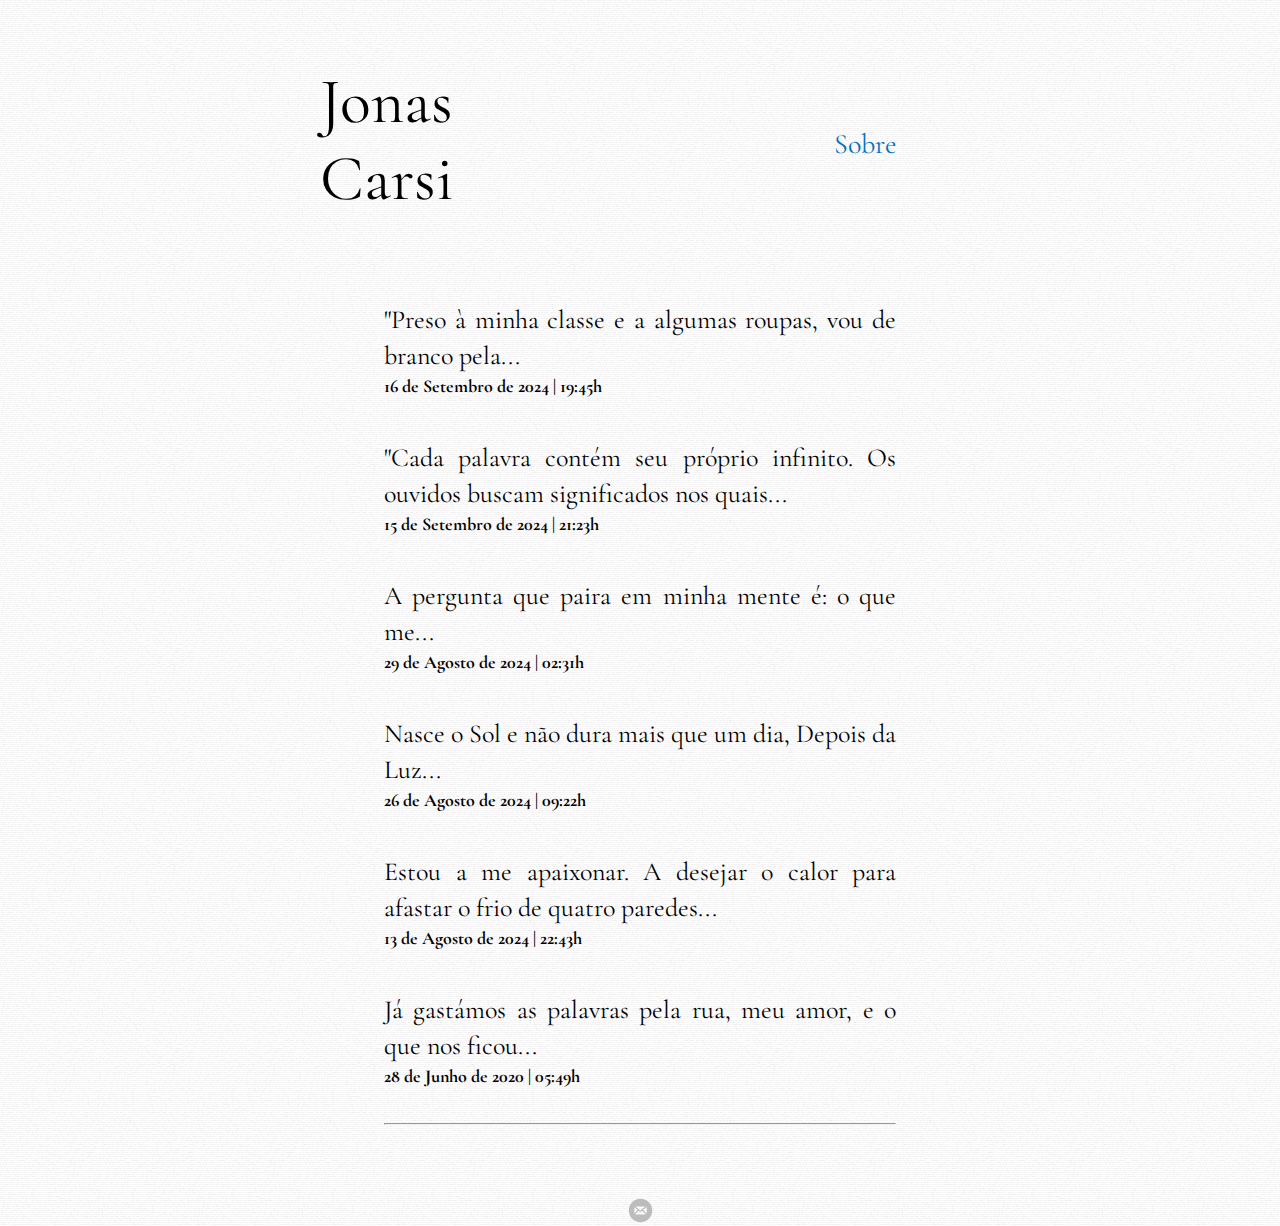
<file: index.html>
<!DOCTYPE html>

<html lang="pt-br">

<head>
	<meta name="viewport" content="width=device-width, initial-scale=1.0">

	<link href="css/normalize.css" rel="stylesheet">
	<link href="css/style.css" rel="stylesheet">
	<script src="https://ajax.googleapis.com/ajax/libs/jquery/3.1.1/jquery.min.js"></script>
	
	<link rel="preconnect" href="https://fonts.googleapis.com">
	<link rel="preconnect" href="https://fonts.gstatic.com" crossorigin>
	<link href="https://fonts.googleapis.com/css2?family=Cormorant+Garamond&display=swap" rel="stylesheet">
	
	<meta charset="UTF-8">
	<title>Jonas Carsi</title>
	<link rel="shortcut icon" type="image/png" href="images/favicon.png"/>
	<meta name="description" content="Site pessoal de Jonas Carsi">
	<meta name="keywords" content="Literatura, Vida, Filosofia, Política">
	<meta name="author" content="Jonas Carsi">
	
	<body>
	
		<script>
			$(document).ready(function () {
				$('img').on('dragstart', function () {
					return false;
				});
			});
		</script>




	<div class="header">
		<div class="logo">
			<a href="index.html"><p>Jonas</p>
			<p>Carsi</p></a>
		</div>
		<div class="menu">
			<ul>
			<li><a href="pages/Sobre.html"><p>Sobre</p></a></li>
					
			</ul>
		</div>
	</div>
	
	<article>
		
		<div class="posts">

			<div class="post">
				<div class="title_article"><a href="pages/PresoAMinhaClasseEAAlgumasRoupasVouDeBrancoPela.html"><p>"Preso à minha classe e a algumas roupas, vou de branco pela...</p></a></div>
				<div class="date_article"><p>16 de Setembro de 2024 | 19:45h</p></div>
			</div>


			<div class="post">
				<div class="title_article"><a href="pages/CadaPalavraContemSeuPróprioInfinito.html"><p>"Cada palavra contém seu próprio infinito. Os ouvidos buscam significados nos quais...</p></a></div>
				<div class="date_article"><p>15 de Setembro de 2024 | 21:23h</p></div>
			</div>


            <div class="post">
				<div class="title_article"><a href="pages/APerguntaQuePairaEmMinhaMenteEOQueMe.html"><p>A pergunta que paira em minha mente é: o que me...</p></a></div>
				<div class="date_article"><p>29 de Agosto de 2024 | 02:31h</p></div>
			</div>


			<div class="post">
				<div class="title_article"><a href="pages/NasceOSolENaoDuraMaisQueUmDia.html"><p>Nasce o Sol e não dura mais que um dia, Depois da Luz...</p></a></div>
				<div class="date_article"><p>26 de Agosto de 2024 | 09:22h</p></div>
			</div>
            
            
            <div class="post">
				<div class="title_article"><a href="pages/EstouAMeApaixonar.html"><p>Estou a me apaixonar. A desejar o calor para afastar o frio de quatro paredes...</p></a></div>
				<div class="date_article"><p>13 de Agosto de 2024 | 22:43h</p></div>
			</div>
            

			<div class="post">
				<div class="title_article"><a href="pages/JaGastamosAspalavras.html"><p>Já gastámos as palavras pela rua, meu amor, e o que nos ficou...</p></a></div>
				<div class="date_article"><p>28 de Junho de 2020 | 05:49h</p></div>
			</div>



			</div>
			<hr>
		</article>



		<footer>
			<div class="social">
				<li><a href="mailto:jscarvalho13@gmail.com"><img src="images/buttons/mail1.png" onmouseover="this.src='images/buttons/mail2.png'" onmouseout="this.src='images/buttons/mail1.png'" alt="email"></a></li>
			</div>
		</footer>	
		
	</body>

</html>
</file>
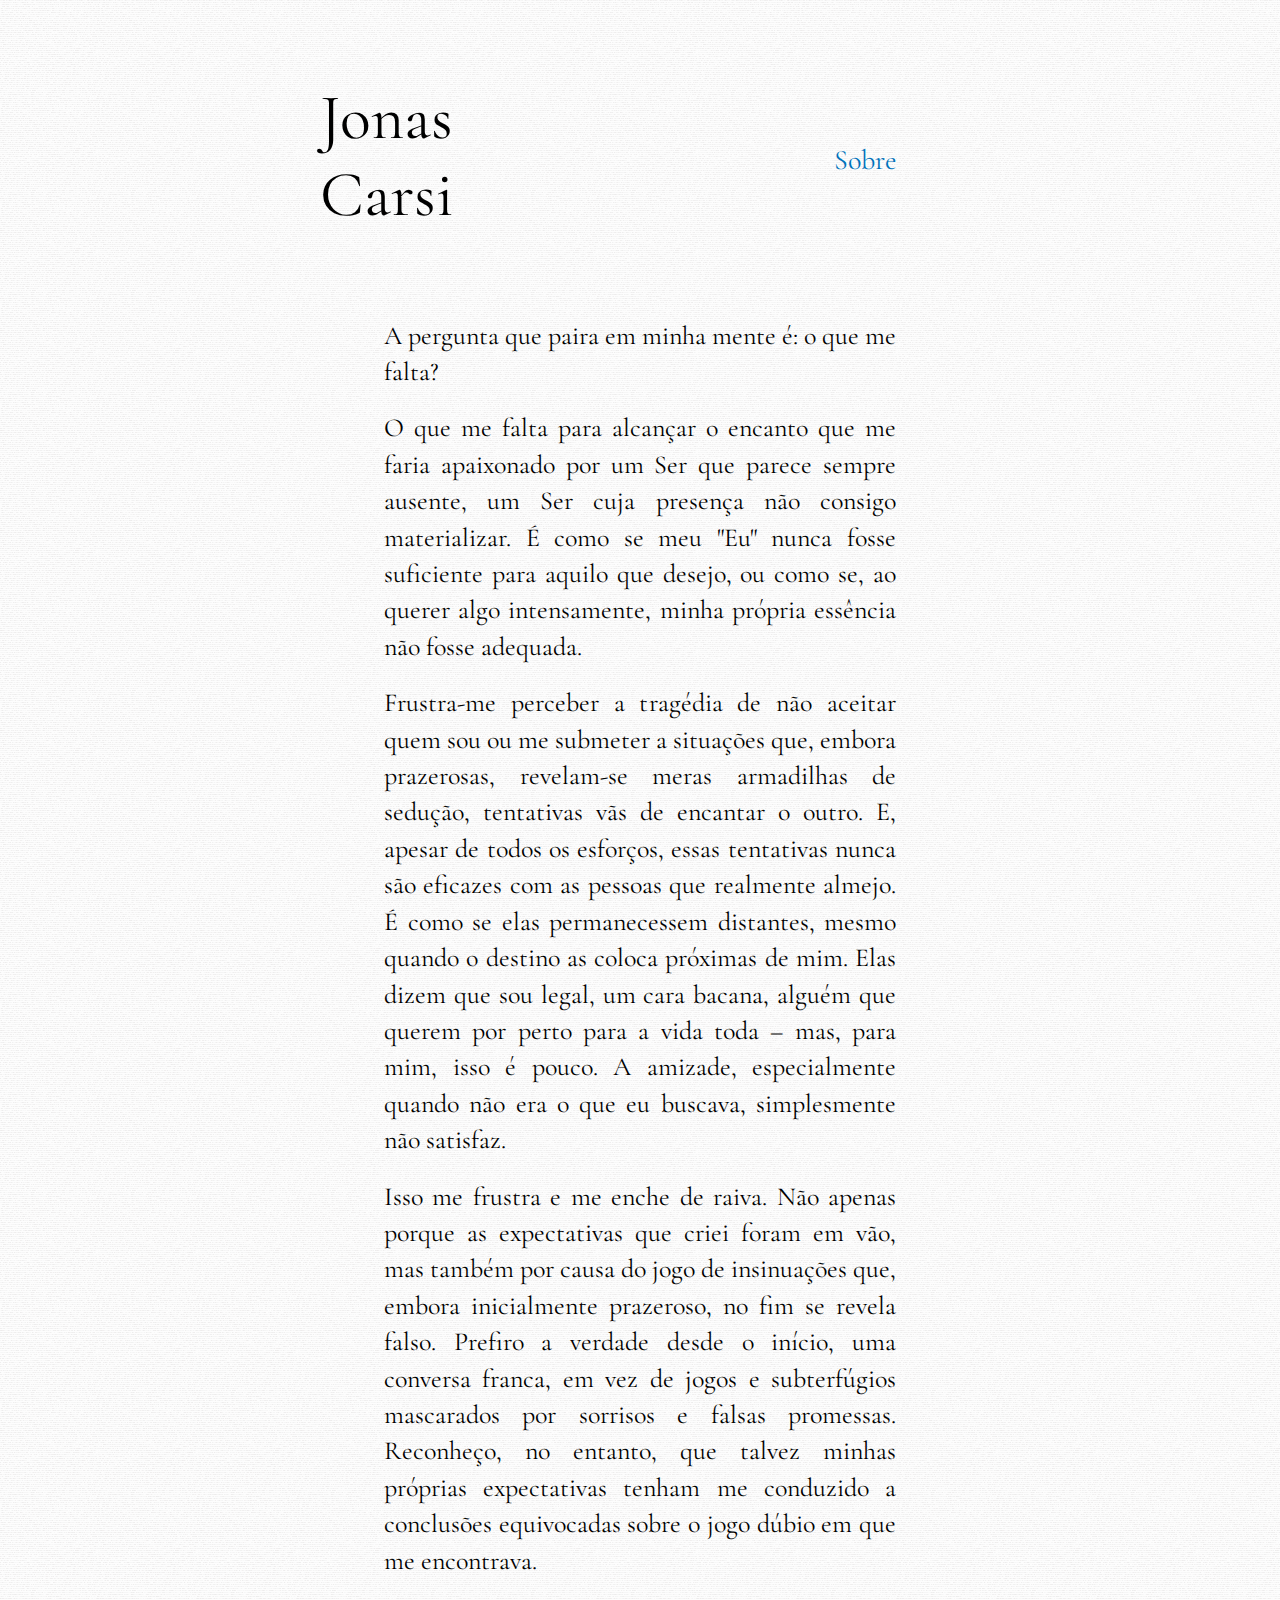
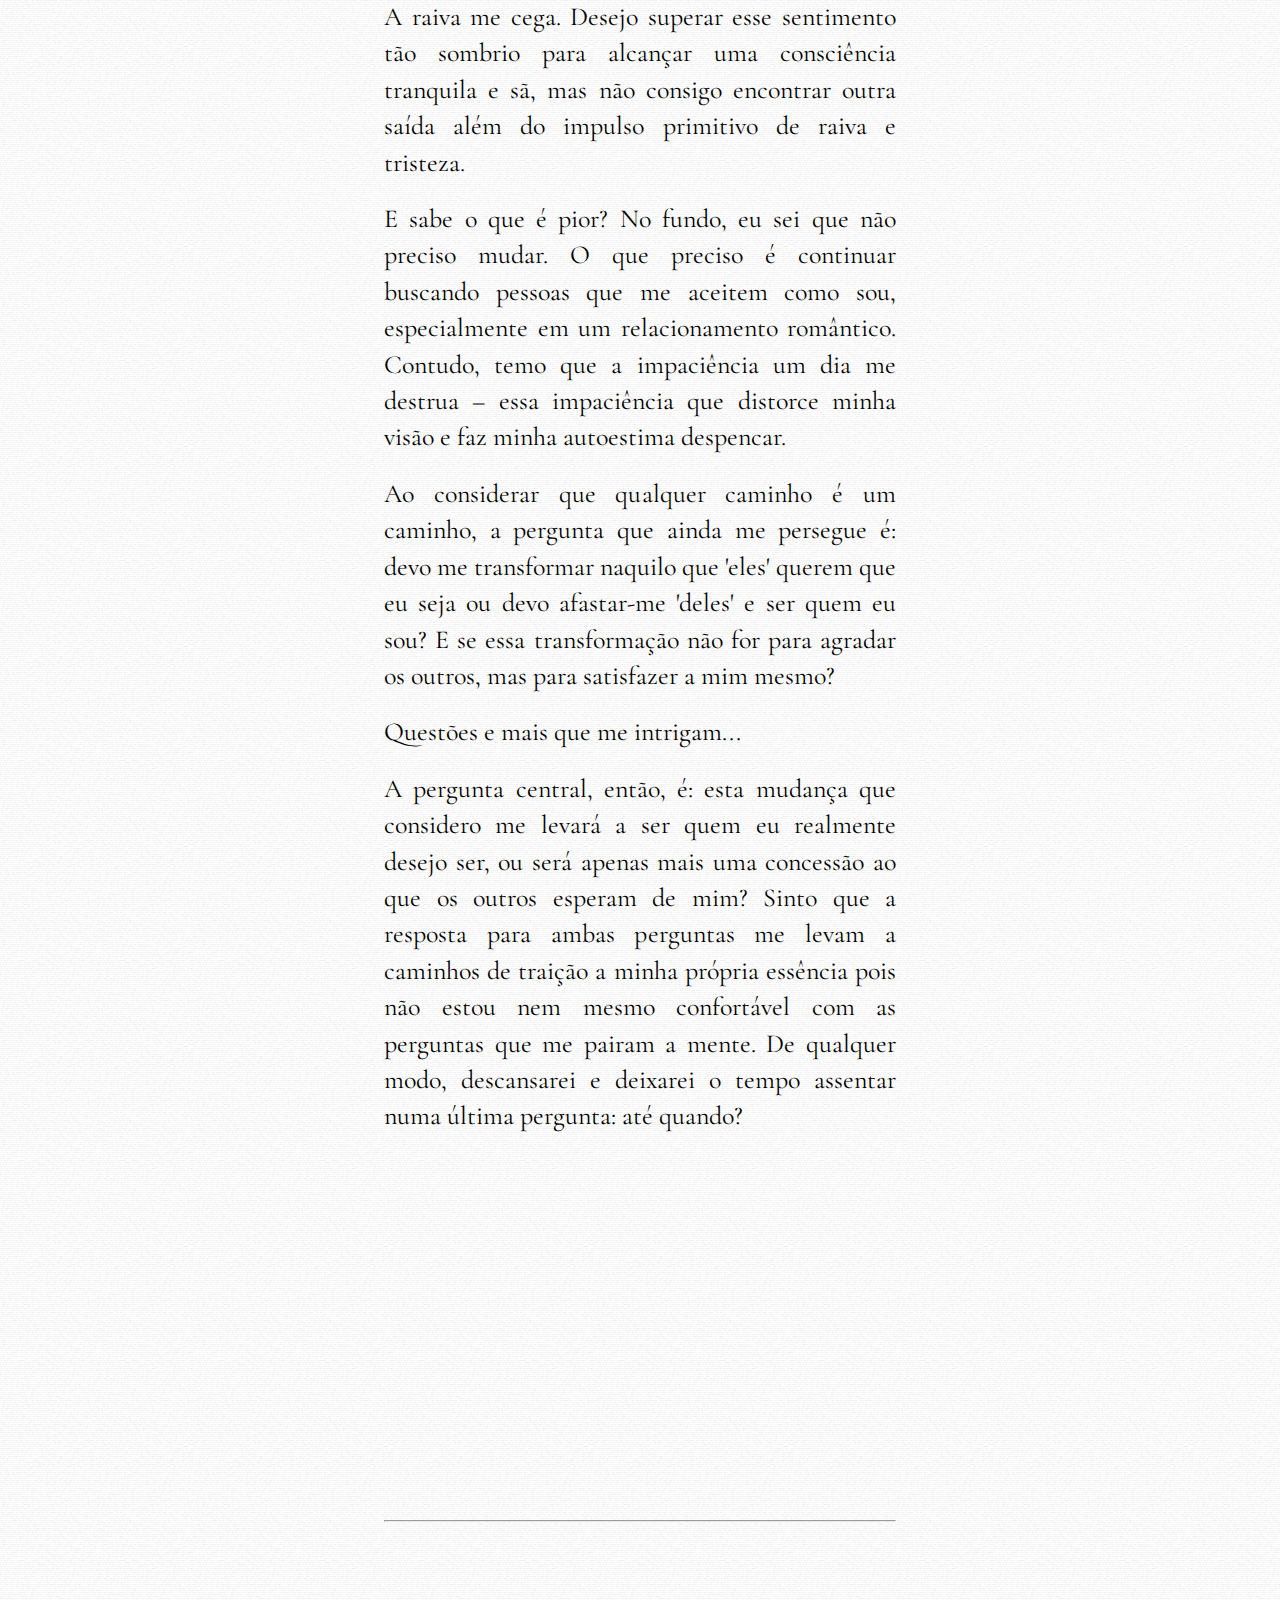
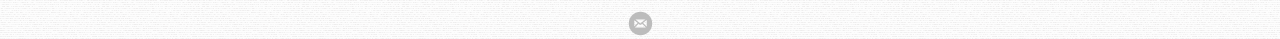
<file: pages/APerguntaQuePairaEmMinhaMenteEOQueMe.html>
<!DOCTYPE html>

<html lang="pt-br">

<head>
	<meta name="viewport" content="width=device-width, initial-scale=1.0">

	<link href="../css/normalize.css" rel="stylesheet">
	<link href="../css/style.css" rel="stylesheet">
	<script src="https://ajax.googleapis.com/ajax/libs/jquery/3.1.1/jquery.min.js"></script>
	
	<link rel="preconnect" href="https://fonts.googleapis.com">
	<link rel="preconnect" href="https://fonts.gstatic.com" crossorigin>
	<link href="https://fonts.googleapis.com/css2?family=Cormorant+Garamond&display=swap" rel="stylesheet">
	
	<meta charset="UTF-8">
	<title>Jonas Carsi</title>
	<link rel="shortcut icon" type="image/png" href="../images/favicon.png"/>
	<meta name="description" content="Site pessoal de Jonas Carsi">
	<meta name="keywords" content="Literatura, Vida, Filosofia, Política">
	<meta name="author" content="Jonas Carsi">
	
	<body>
	
		<script>
			$(document).ready(function () {
				$('img').on('dragstart', function () {
					return false;
				});
			});
		</script>


​	
​	
		<div class="header">
			<div class="logo">
				<a href="../index.html"><p>Jonas</p>
				<p>Carsi</p></a>
			</div>
			<div class="menu">
				<ul>
				<li><a href="Sobre.html"><p>Sobre</p></a></li>
						
				</ul>
			</div>
		</div>
		
		<article>
			
			<div class="posts">
				<div class="title_article"><p>A pergunta que paira em minha mente é: o que me falta?</div></p>
				
				<div class="title_article"><p>O que me falta para alcançar o encanto que me faria apaixonado por um Ser que parece sempre ausente, um Ser cuja presença não consigo materializar. É como se meu "Eu" nunca fosse suficiente para aquilo que desejo, ou como se, ao querer algo intensamente, minha própria essência não fosse adequada.</div></p>
	
				<div class="title_article"><p>Frustra-me perceber a tragédia de não aceitar quem sou ou me submeter a situações que, embora prazerosas, revelam-se meras armadilhas de sedução, tentativas vãs de encantar o outro. E, apesar de todos os esforços, essas tentativas nunca são eficazes com as pessoas que realmente almejo. É como se elas permanecessem distantes, mesmo quando o destino as coloca próximas de mim. Elas dizem que sou legal, um cara bacana, alguém que querem por perto para a vida toda – mas, para mim, isso é pouco. A amizade, especialmente quando não era o que eu buscava, simplesmente não satisfaz.</div></p>

				<div class="title_article"><p>Isso me frustra e me enche de raiva. Não apenas porque as expectativas que criei foram em vão, mas também por causa do jogo de insinuações que, embora inicialmente prazeroso, no fim se revela falso. Prefiro a verdade desde o início, uma conversa franca, em vez de jogos e subterfúgios mascarados por sorrisos e falsas promessas. Reconheço, no entanto, que talvez minhas próprias expectativas tenham me conduzido a conclusões equivocadas sobre o jogo dúbio em que me encontrava.</div></p>

				<div class="title_article"><p>A raiva me cega. Desejo superar esse sentimento tão sombrio para alcançar uma consciência tranquila e sã, mas não consigo encontrar outra saída além do impulso primitivo de raiva e tristeza.</div></p>

				<div class="title_article"><p>E sabe o que é pior? No fundo, eu sei que não preciso mudar. O que preciso é continuar buscando pessoas que me aceitem como sou, especialmente em um relacionamento romântico. Contudo, temo que a impaciência um dia me destrua – essa impaciência que distorce minha visão e faz minha autoestima despencar.</div></p>

				<div class="title_article"><p>Ao considerar que qualquer caminho é um caminho, a pergunta que ainda me persegue é: devo me transformar naquilo que 'eles' querem que eu seja ou devo afastar-me 'deles' e ser quem eu sou? E se essa transformação não for para agradar os outros, mas para satisfazer a mim mesmo?</div></p>

				<div class="title_article"><p>Questões e mais que me intrigam... </div></p>

				<div class="title_article"><p>A pergunta central, então, é: esta mudança que considero me levará a ser quem eu realmente desejo ser, ou será apenas mais uma concessão ao que os outros esperam de mim? Sinto que a resposta para ambas perguntas me levam a caminhos de traição a minha própria essência pois não estou nem mesmo confortável com as perguntas que me pairam a mente. De qualquer modo, descansarei e deixarei o tempo assentar numa última pergunta: até quando?</div></p>
				<br><br>
				<iframe width="560" height="315" src="https://www.youtube.com/embed/V_VKZlRbkRA?si=xoBx9mUa3R1XrPGf&amp;controls=0" title="YouTube video player" frameborder="0" allow="accelerometer; autoplay; clipboard-write; encrypted-media; gyroscope; picture-in-picture; web-share" referrerpolicy="strict-origin-when-cross-origin" allowfullscreen></iframe>
			
			</div>
			<hr>
		</article>


​	
​	
		<footer>
			<div class="social">
				<li><a href="mailto:jscarvalho13@gmail.com"><img src="../images/buttons/mail1.png" onmouseover="this.src='images/buttons/mail2.png'" onmouseout="this.src='images/buttons/mail1.png'" alt="email"></a></li>
			</div>
		</footer>	
		
	</body>

</html>
</file>
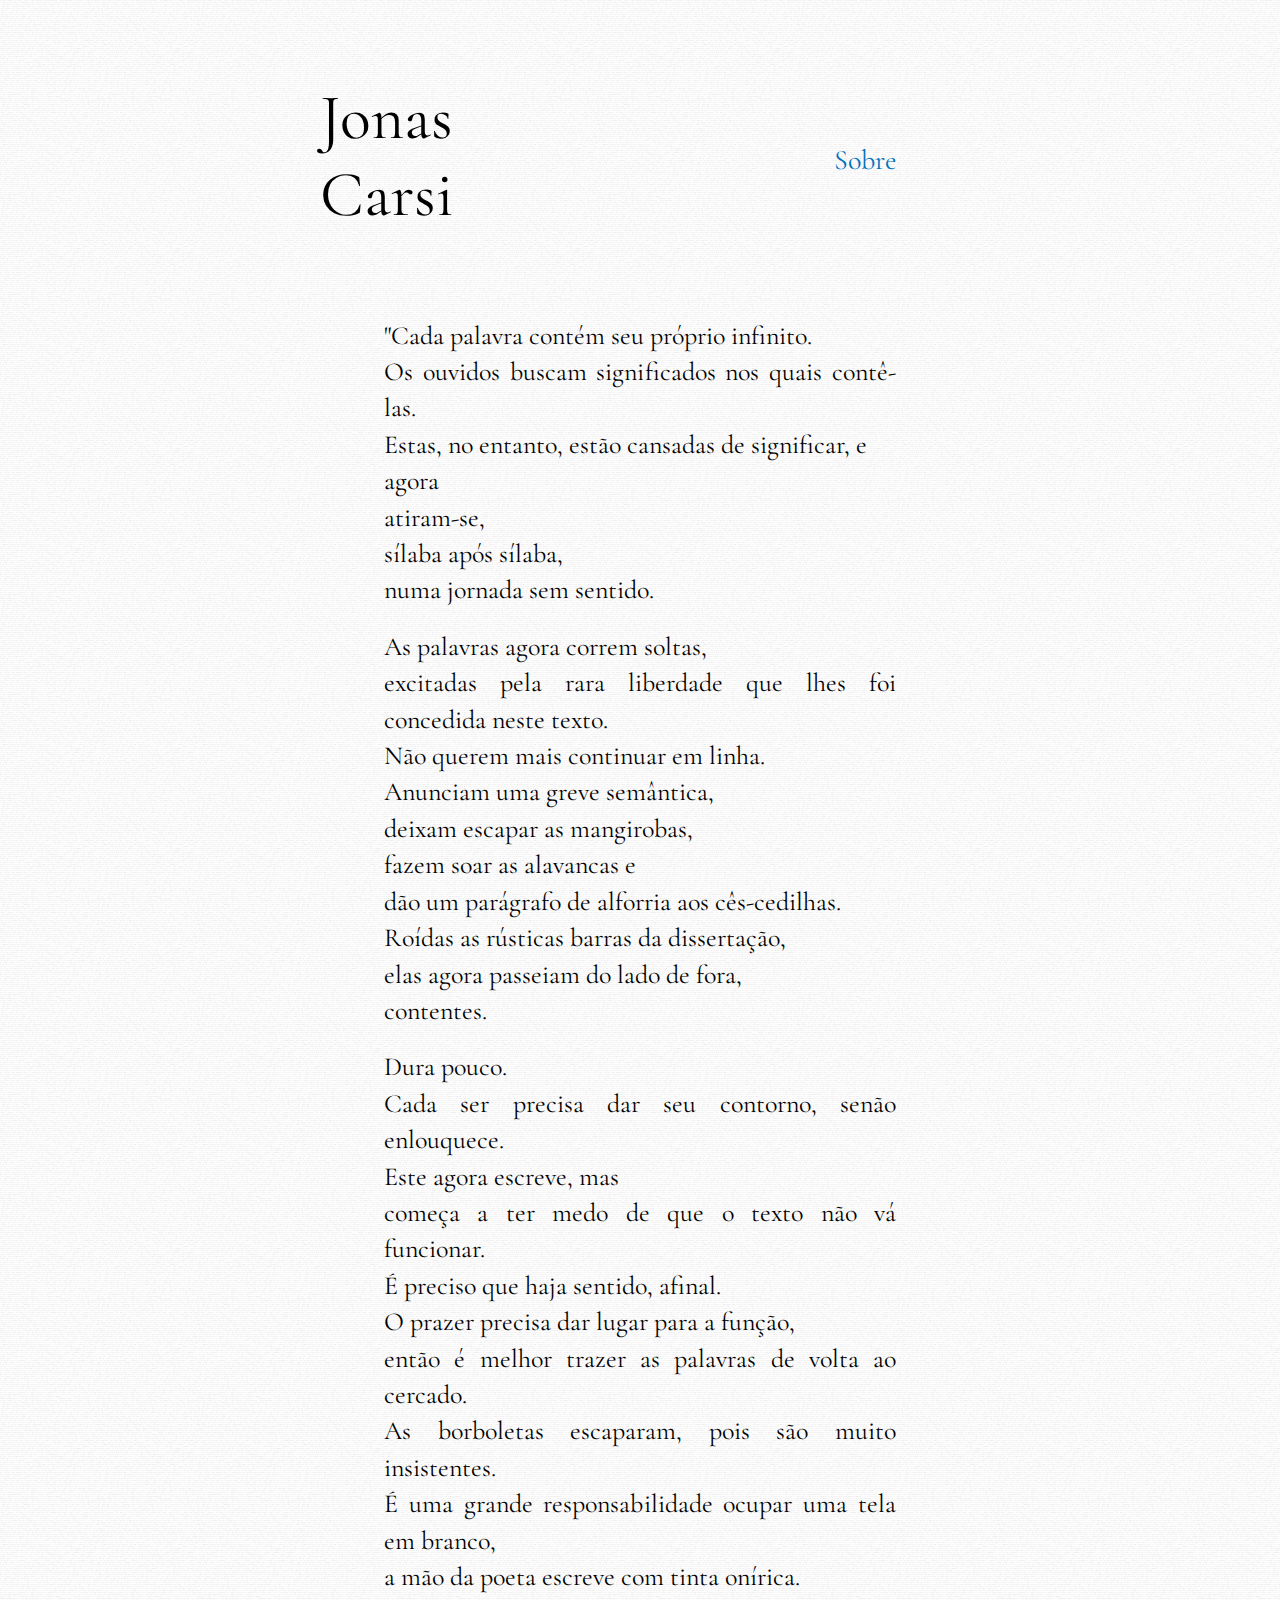
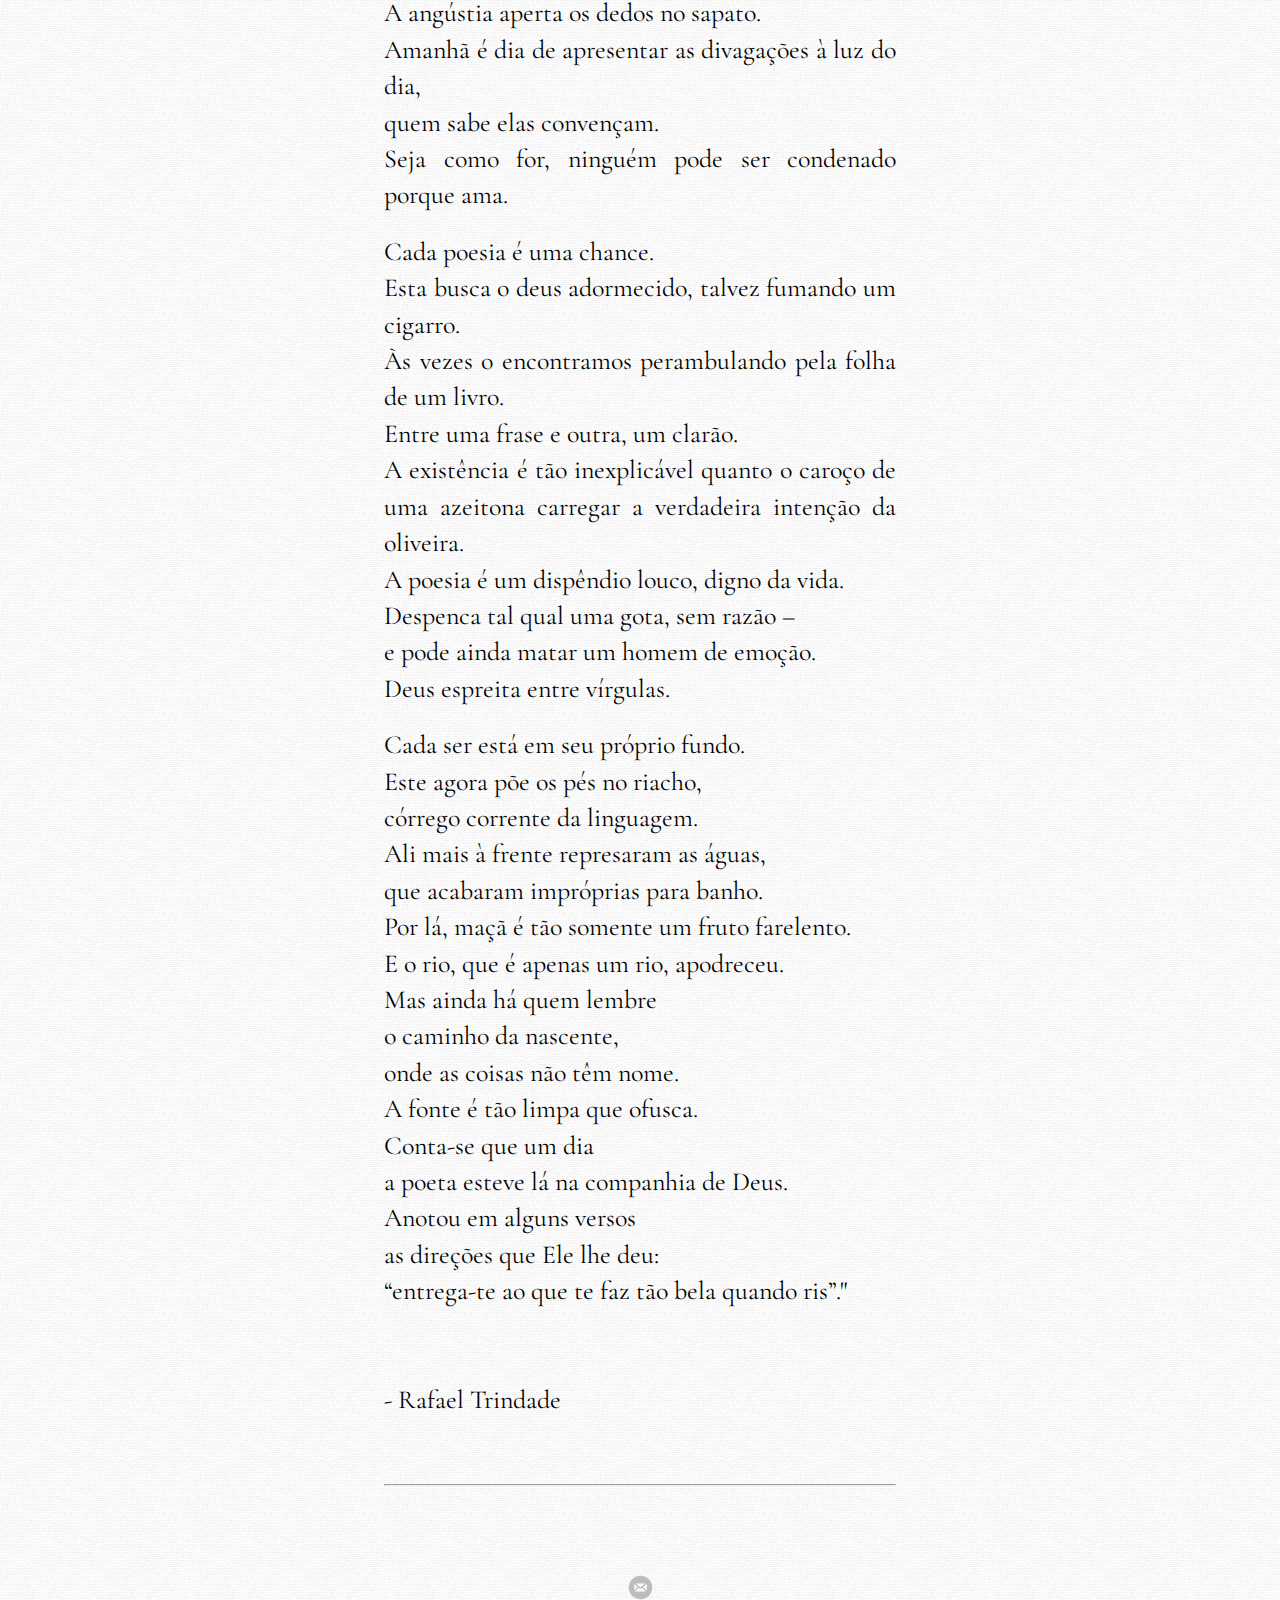
<file: pages/CadaPalavraContemSeuPróprioInfinito.html>
<!DOCTYPE html>

<html lang="pt-br">

<head>
	<meta name="viewport" content="width=device-width, initial-scale=1.0">

	<link href="../css/normalize.css" rel="stylesheet">
	<link href="../css/style.css" rel="stylesheet">
	<script src="https://ajax.googleapis.com/ajax/libs/jquery/3.1.1/jquery.min.js"></script>
	
	<link rel="preconnect" href="https://fonts.googleapis.com">
	<link rel="preconnect" href="https://fonts.gstatic.com" crossorigin>
	<link href="https://fonts.googleapis.com/css2?family=Cormorant+Garamond&display=swap" rel="stylesheet">
	
	<meta charset="UTF-8">
	<title>Jonas Carsi</title>
	<link rel="shortcut icon" type="image/png" href="../images/favicon.png"/>
	<meta name="description" content="Site pessoal de Jonas Carsi">
	<meta name="keywords" content="Literatura, Vida, Filosofia, Política">
	<meta name="author" content="Jonas Carsi">
	
	<body>
	
		<script>
			$(document).ready(function () {
				$('img').on('dragstart', function () {
					return false;
				});
			});
		</script>


​	
​	
		<div class="header">
			<div class="logo">
				<a href="../index.html"><p>Jonas</p>
				<p>Carsi</p></a>
			</div>
			<div class="menu">
				<ul>
				<li><a href="Sobre.html"><p>Sobre</p></a></li>
						
				</ul>
			</div>
		</div>
		
		<article>
			
			<div class="posts">
				<div class="title_article"><p>"Cada palavra contém seu próprio infinito. <br>
					Os ouvidos buscam significados nos quais contê-las. <br>
					Estas, no entanto, estão cansadas de significar, e <br>
					agora <br>
					atiram-se, <br>
					sílaba após sílaba, <br>
					numa jornada sem sentido. <br>
				</div></p>

					<div class="title_article"><p>As palavras agora correm soltas, <br>
						excitadas pela rara liberdade que lhes foi concedida neste texto. <br>
						Não querem mais continuar em linha. <br>
						Anunciam uma greve semântica, <br>
						deixam escapar as mangirobas, <br>
						fazem soar as alavancas e <br>
						dão um parágrafo de alforria aos cês-cedilhas. <br>
						Roídas as rústicas barras da dissertação, <br>
						elas agora passeiam do lado de fora, <br>
						contentes.
					</div></p>

									
				<div class="title_article"><p>Dura pouco. <br>
					Cada ser precisa dar seu contorno, senão enlouquece. <br>
					Este agora escreve, mas <br>
					começa a ter medo de que o texto não vá funcionar. <br>
					É preciso que haja sentido, afinal. <br>
					O prazer precisa dar lugar para a função, <br>
					então é melhor trazer as palavras de volta ao cercado. <br>
					As borboletas escaparam, pois são muito insistentes. <br>
					É uma grande responsabilidade ocupar uma tela em branco, <br>
					a mão da poeta escreve com tinta onírica. <br>
					A angústia aperta os dedos no sapato. <br>
					Amanhã é dia de apresentar as divagações à luz do dia, <br>
					quem sabe elas convençam. <br>
					Seja como for, ninguém pode ser condenado porque ama.</div></p>
	
				<div class="title_article"><p>Cada poesia é uma chance. <br>
					Esta busca o deus adormecido, talvez fumando um cigarro. <br>
					Às vezes o encontramos perambulando pela folha de um livro. <br>
					Entre uma frase e outra, um clarão. <br>
					A existência é tão inexplicável quanto o caroço de uma azeitona carregar a verdadeira intenção da oliveira. <br>
					A poesia é um dispêndio louco, digno da vida. <br>
					Despenca tal qual uma gota, sem razão – <br>
					e pode ainda matar um homem de emoção. <br>
					Deus espreita entre vírgulas.</div></p>

				<div class="title_article"><p>Cada ser está em seu próprio fundo. <br>
					Este agora põe os pés no riacho, <br>
					córrego corrente da linguagem. <br>
					Ali mais à frente represaram as águas, <br>
					que acabaram impróprias para banho. <br>
					Por lá, maçã é tão somente um fruto farelento. <br>
					E o rio, que é apenas um rio, apodreceu. <br>
					Mas ainda há quem lembre <br>
					o caminho da nascente, <br>
					onde as coisas não têm nome. <br>
					A fonte é tão limpa que ofusca. <br>
					Conta-se que um dia <br>
					a poeta esteve lá na companhia de Deus. <br>
					Anotou em alguns versos <br>
					as direções que Ele lhe deu: <br>
					“entrega-te ao que te faz tão bela quando ris”." <br>
					
					<br><br>
					- Rafael Trindade</div></p>
			
			</div>
			<br><br>
			<hr>
		</article>


​	
​	
		<footer>
			<div class="social">
				<li><a href="mailto:jscarvalho13@gmail.com"><img src="../images/buttons/mail1.png" onmouseover="this.src='images/buttons/mail2.png'" onmouseout="this.src='images/buttons/mail1.png'" alt="email"></a></li>
			</div>
		</footer>	
		
	</body>

</html>
</file>
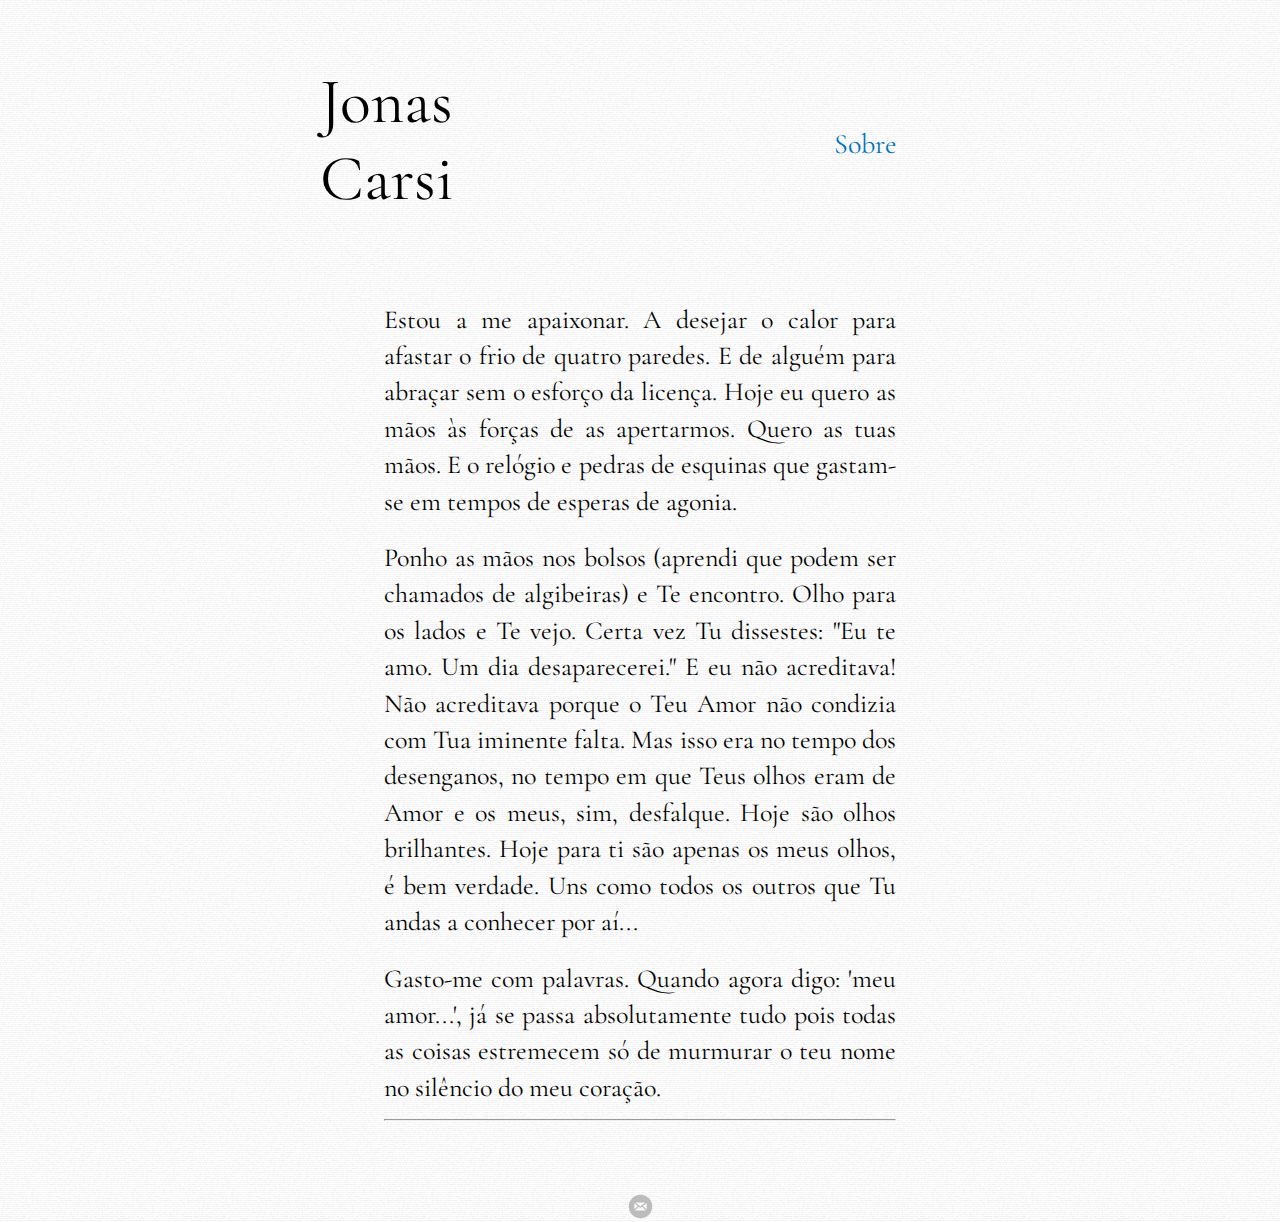
<file: pages/EstouAMeApaixonar.html>
<!DOCTYPE html>

<html lang="pt-br">

<head>
	<meta name="viewport" content="width=device-width, initial-scale=1.0">
	
	<link href="../css/normalize.css" rel="stylesheet">
	<link href="../css/style.css" rel="stylesheet">
	<script src="https://ajax.googleapis.com/ajax/libs/jquery/3.1.1/jquery.min.js"></script>
	
	<link rel="preconnect" href="https://fonts.googleapis.com">
	<link rel="preconnect" href="https://fonts.gstatic.com" crossorigin>
	<link href="https://fonts.googleapis.com/css2?family=Cormorant+Garamond&display=swap" rel="stylesheet">
	
	<meta charset="UTF-8">
	<title>Jonas Carsi</title>
	<link rel="shortcut icon" type="image/png" href="../images/favicon.png"/>
	<meta name="description" content="Site pessoal de Jonas Carsi">
	<meta name="keywords" content="Literatura, Vida, Filosofia, Política">
	<meta name="author" content="Jonas Carsi">

	<body>
	
		<script>
			$(document).ready(function () {
				$('img').on('dragstart', function () {
					return false;
				});
			});
		</script>
	
	
	
	<div class="header">
		<div class="logo">
			<a href="../index.html"><p>Jonas</p>
			<p>Carsi</p></a>
		</div>
		<div class="menu">
			<ul>
			<li><a href="Sobre.html"><p>Sobre</p></a></li>
						
				</ul>
			</div>
		</div>
		
		<article>
			
			<div class="posts">
				<div class="title_article"><p>Estou a me apaixonar. A desejar o calor para afastar o frio de quatro paredes. E de alguém para abraçar sem o esforço da licença. Hoje eu quero as mãos às forças de as apertarmos. Quero as tuas mãos. E o relógio e pedras de esquinas que gastam-se em tempos de esperas de agonia.</p></a></div>
				<div class="title_article"><p>Ponho as mãos nos bolsos (aprendi que podem ser chamados de algibeiras) e Te encontro. Olho para os lados e Te vejo. Certa vez Tu dissestes: "Eu te amo. Um dia desaparecerei." E eu não acreditava! Não acreditava porque o Teu Amor não condizia com Tua iminente falta. Mas isso era no tempo dos desenganos, no tempo em que Teus olhos eram de Amor e os meus, sim, desfalque. Hoje são olhos brilhantes. Hoje para ti são apenas os meus olhos, é bem verdade. Uns como todos os outros que Tu andas a conhecer por aí...</p>
				<div class="title_article"><p>Gasto-me com palavras. Quando agora digo: 'meu amor...', já se passa absolutamente tudo pois todas as coisas estremecem só de murmurar o teu nome no silêncio do meu coração.</div></p>		
			</div>
			<hr>
		</article>
	
	
	
		<footer>
			<div class="social">
				<li><a href="mailto:jscarvalho13@gmail.com"><img src="../images/buttons/mail1.png" onmouseover="this.src='images/buttons/mail2.png'" onmouseout="this.src='images/buttons/mail1.png'" alt="email"></a></li>
			</div>
		</footer>	
		
	</body>
	
</html>
</file>
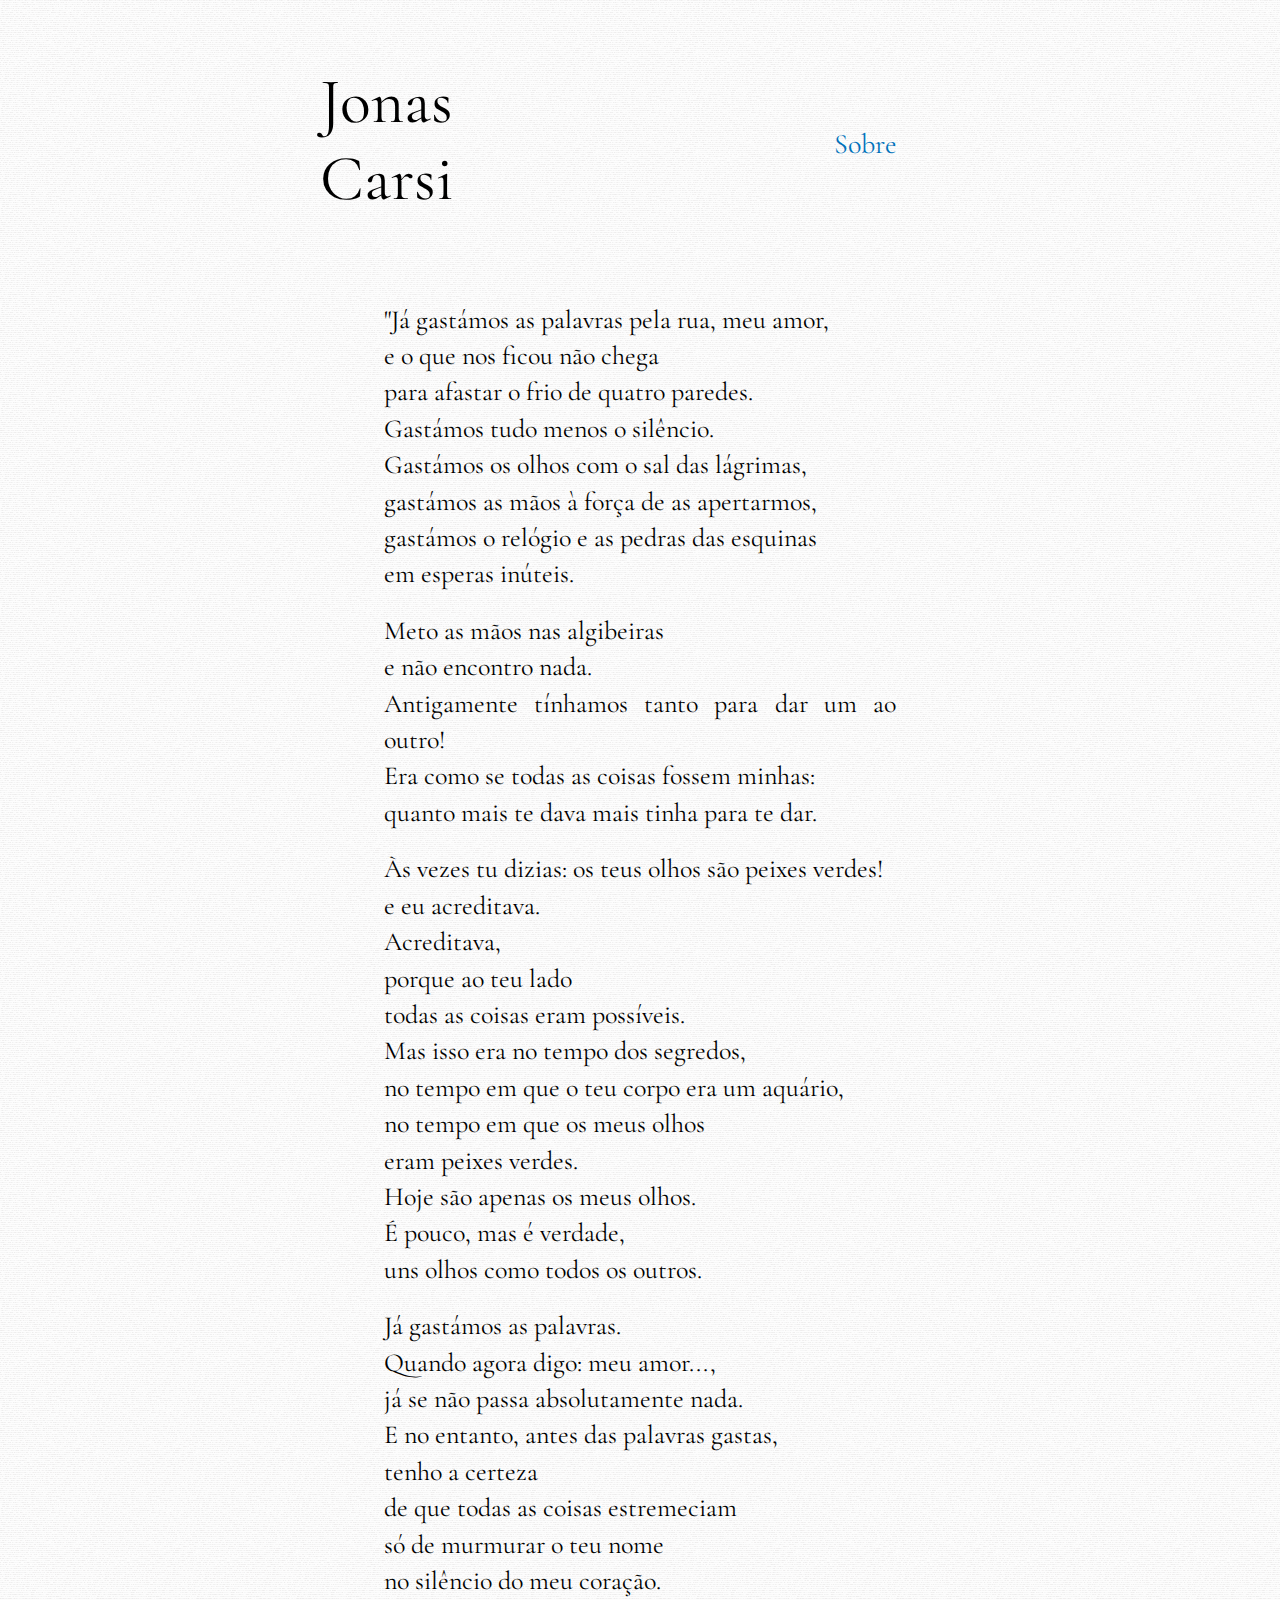
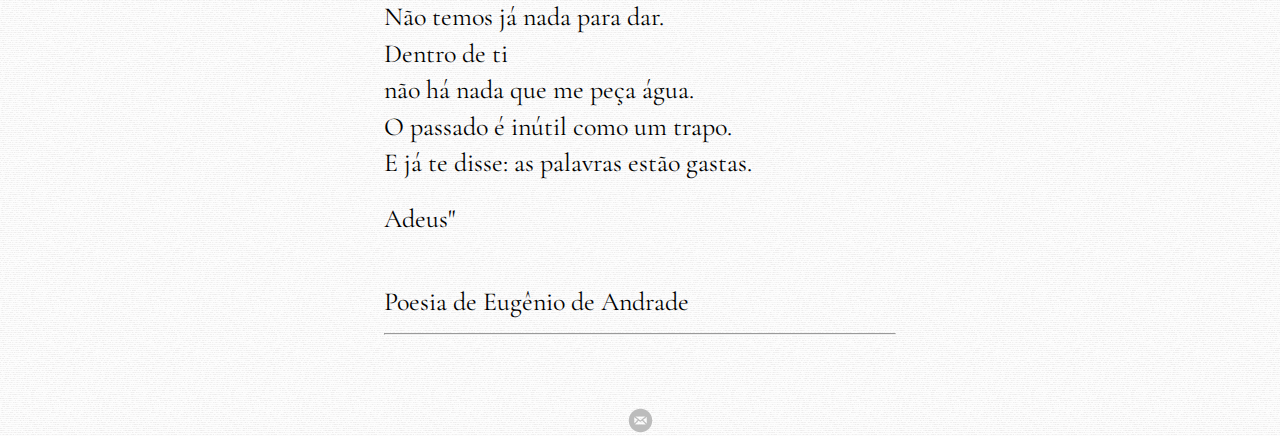
<file: pages/JaGastamosAspalavras.html>
<!DOCTYPE html>

<html lang="pt-br">

<head>
	<meta name="viewport" content="width=device-width, initial-scale=1.0">
	
	<link href="../css/normalize.css" rel="stylesheet">
	<link href="../css/style.css" rel="stylesheet">
	<script src="https://ajax.googleapis.com/ajax/libs/jquery/3.1.1/jquery.min.js"></script>
	
	<link rel="preconnect" href="https://fonts.googleapis.com">
	<link rel="preconnect" href="https://fonts.gstatic.com" crossorigin>
	<link href="https://fonts.googleapis.com/css2?family=Cormorant+Garamond&display=swap" rel="stylesheet">
	
	<meta charset="UTF-8">
	<title>Jonas Carsi</title>
	<link rel="shortcut icon" type="image/png" href="../images/favicon.png"/>
	<meta name="description" content="Site pessoal de Jonas Carsi">
	<meta name="keywords" content="Literatura, Vida, Filosofia, Política">
	<meta name="author" content="Jonas Carsi">

	<body>
	
		<script>
			$(document).ready(function () {
				$('img').on('dragstart', function () {
					return false;
				});
			});
		</script>
	
	
	
		<div class="header">
			<div class="logo">
				<a href="../index.html"><p>Jonas</p>
				<p>Carsi</p></a>
			</div>
			<div class="menu">
				<ul>
				<li><a href="Sobre.html"><p>Sobre</p></a></li>
						
				</ul>
			</div>
		</div>
		
		<article>
			
			<div class="posts">
				<div class="title_article"><p>"Já gastámos as palavras pela rua, meu amor,<br>
					e o que nos ficou não chega <br>
					para afastar o frio de quatro paredes.<br>
					Gastámos tudo menos o silêncio.<br>
					Gastámos os olhos com o sal das lágrimas,<br>
					gastámos as mãos à força de as apertarmos,<br>
					gastámos o relógio e as pedras das esquinas<br>
					em esperas inúteis.</div></p>
				<div class="title_article"><p>Meto as mãos nas algibeiras<br>
					e não encontro nada.<br>
					Antigamente tínhamos tanto para dar um ao outro!<br>
					Era como se todas as coisas fossem minhas:<br>
					quanto mais te dava mais tinha para te dar.</div></p>
				<div class="title_article"><p>Às vezes tu dizias: os teus olhos são peixes verdes!<br>
					e eu acreditava.<br>
					Acreditava,<br>
					porque ao teu lado<br>
					todas as coisas eram possíveis.<br>
					Mas isso era no tempo dos segredos,<br>
					no tempo em que o teu corpo era um aquário,<br>
					no tempo em que os meus olhos<br>
					eram peixes verdes.<br>
					Hoje são apenas os meus olhos.<br>
					É pouco, mas é verdade,<br>
					uns olhos como todos os outros.</div></p>
				<div class="title_article"><p>Já gastámos as palavras.<br>
					Quando agora digo: meu amor...,<br>
					já se não passa absolutamente nada.<br>
					E no entanto, antes das palavras gastas,<br>
					tenho a certeza<br>
					de que todas as coisas estremeciam<br>
					só de murmurar o teu nome<br>
					no silêncio do meu coração.<br>
					Não temos já nada para dar.<br>
					Dentro de ti<br>
					não há nada que me peça água.<br>
					O passado é inútil como um trapo.<br>
					E já te disse: as palavras estão gastas.</div></p>
				<div class="title_article"><p>Adeus"</div></p>
				<br>
				<div class="title_article"><p>Poesia de Eugênio de Andrade</div></p>
					
			</div>
			<hr>
		</article>
	
	
	
		<footer>
			<div class="social">
				<li><a href="mailto:jscarvalho13@gmail.com"><img src="../images/buttons/mail1.png" onmouseover="this.src='images/buttons/mail2.png'" onmouseout="this.src='images/buttons/mail1.png'" alt="email"></a></li>
			</div>
		</footer>	
		
	</body>
	
</html>
</file>
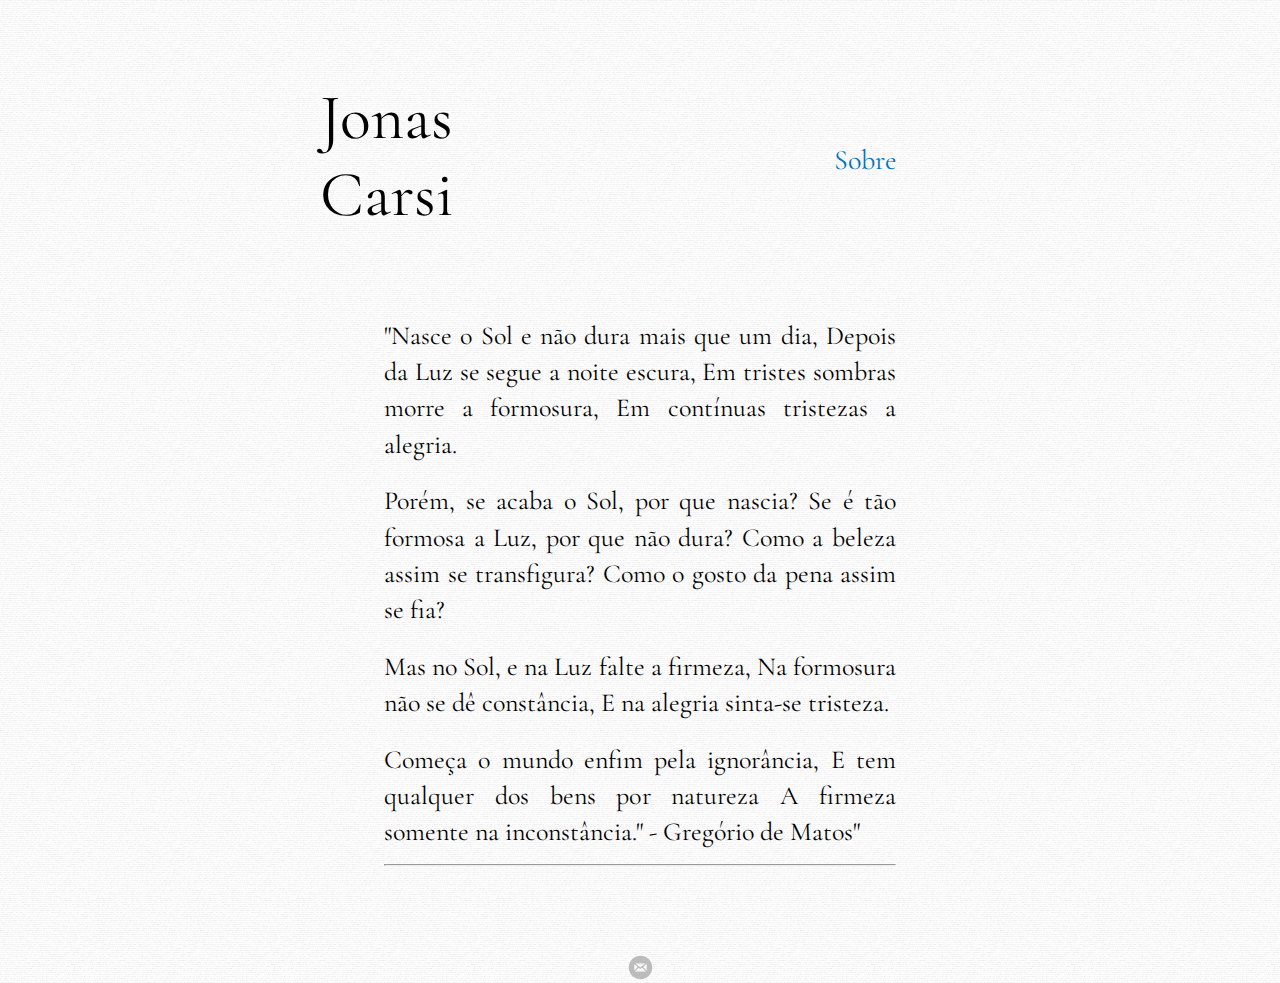
<file: pages/NasceOSolENaoDuraMaisQueUmDia.html>
<!DOCTYPE html>

<html lang="pt-br">

<head>
	<meta name="viewport" content="width=device-width, initial-scale=1.0">

	<link href="../css/normalize.css" rel="stylesheet">
	<link href="../css/style.css" rel="stylesheet">
	<script src="https://ajax.googleapis.com/ajax/libs/jquery/3.1.1/jquery.min.js"></script>
	
	<link rel="preconnect" href="https://fonts.googleapis.com">
	<link rel="preconnect" href="https://fonts.gstatic.com" crossorigin>
	<link href="https://fonts.googleapis.com/css2?family=Cormorant+Garamond&display=swap" rel="stylesheet">
	
	<meta charset="UTF-8">
	<title>Jonas Carsi</title>
	<link rel="shortcut icon" type="image/png" href="../images/favicon.png"/>
	<meta name="description" content="Site pessoal de Jonas Carsi">
	<meta name="keywords" content="Literatura, Vida, Filosofia, Política">
	<meta name="author" content="Jonas Carsi">
	
	<body>
	
		<script>
			$(document).ready(function () {
				$('img').on('dragstart', function () {
					return false;
				});
			});
		</script>


​	
​	
		<div class="header">
			<div class="logo">
				<a href="../index.html"><p>Jonas</p>
				<p>Carsi</p></a>
			</div>
			<div class="menu">
				<ul>
				<li><a href="Sobre.html"><p>Sobre</p></a></li>
						
				</ul>
			</div>
		</div>
		
		<article>
			
			<div class="posts">
				<div class="title_article"><p>"Nasce o Sol e não dura mais que um dia,
	Depois da Luz se segue a noite escura,
	Em tristes sombras morre a formosura,
	Em contínuas tristezas a alegria.</div></p>
	
	<div class="title_article"><p>Porém, se acaba o Sol, por que nascia?
	Se é tão formosa a Luz, por que não dura?
	Como a beleza assim se transfigura?
	Como o gosto da pena assim se fia?</div></p>
	
	<div class="title_article"><p>Mas no Sol, e na Luz falte a firmeza,
	Na formosura não se dê constância,
	E na alegria sinta-se tristeza.</div></p>
	
	<div class="title_article"><p>Começa o mundo enfim pela ignorância,
	E tem qualquer dos bens por natureza
	A firmeza somente na inconstância." - Gregório de Matos"</div></p>
					
			</div>
			<hr>
		</article>


​	
​	
		<footer>
			<div class="social">
				<li><a href="mailto:jscarvalho13@gmail.com"><img src="../images/buttons/mail1.png" onmouseover="this.src='images/buttons/mail2.png'" onmouseout="this.src='images/buttons/mail1.png'" alt="email"></a></li>
			</div>
		</footer>	
		
	</body>

</html>
</file>
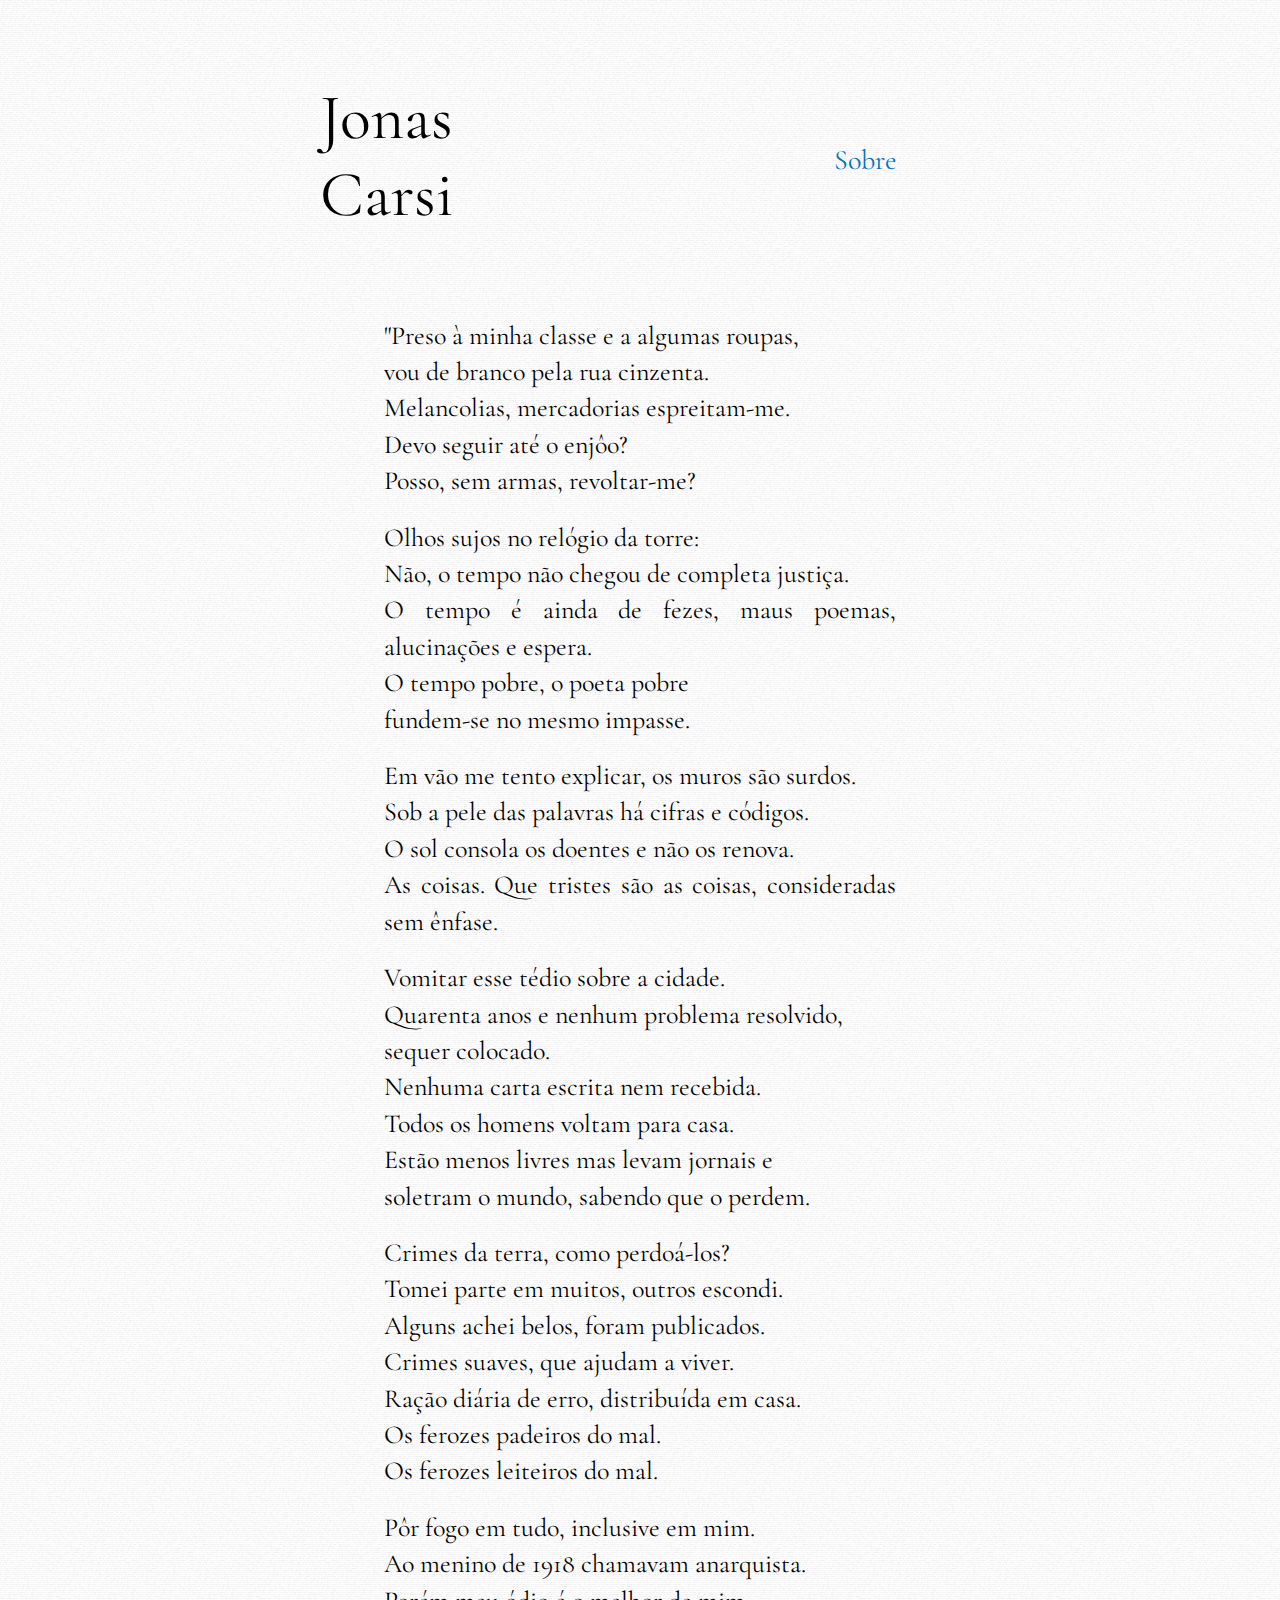
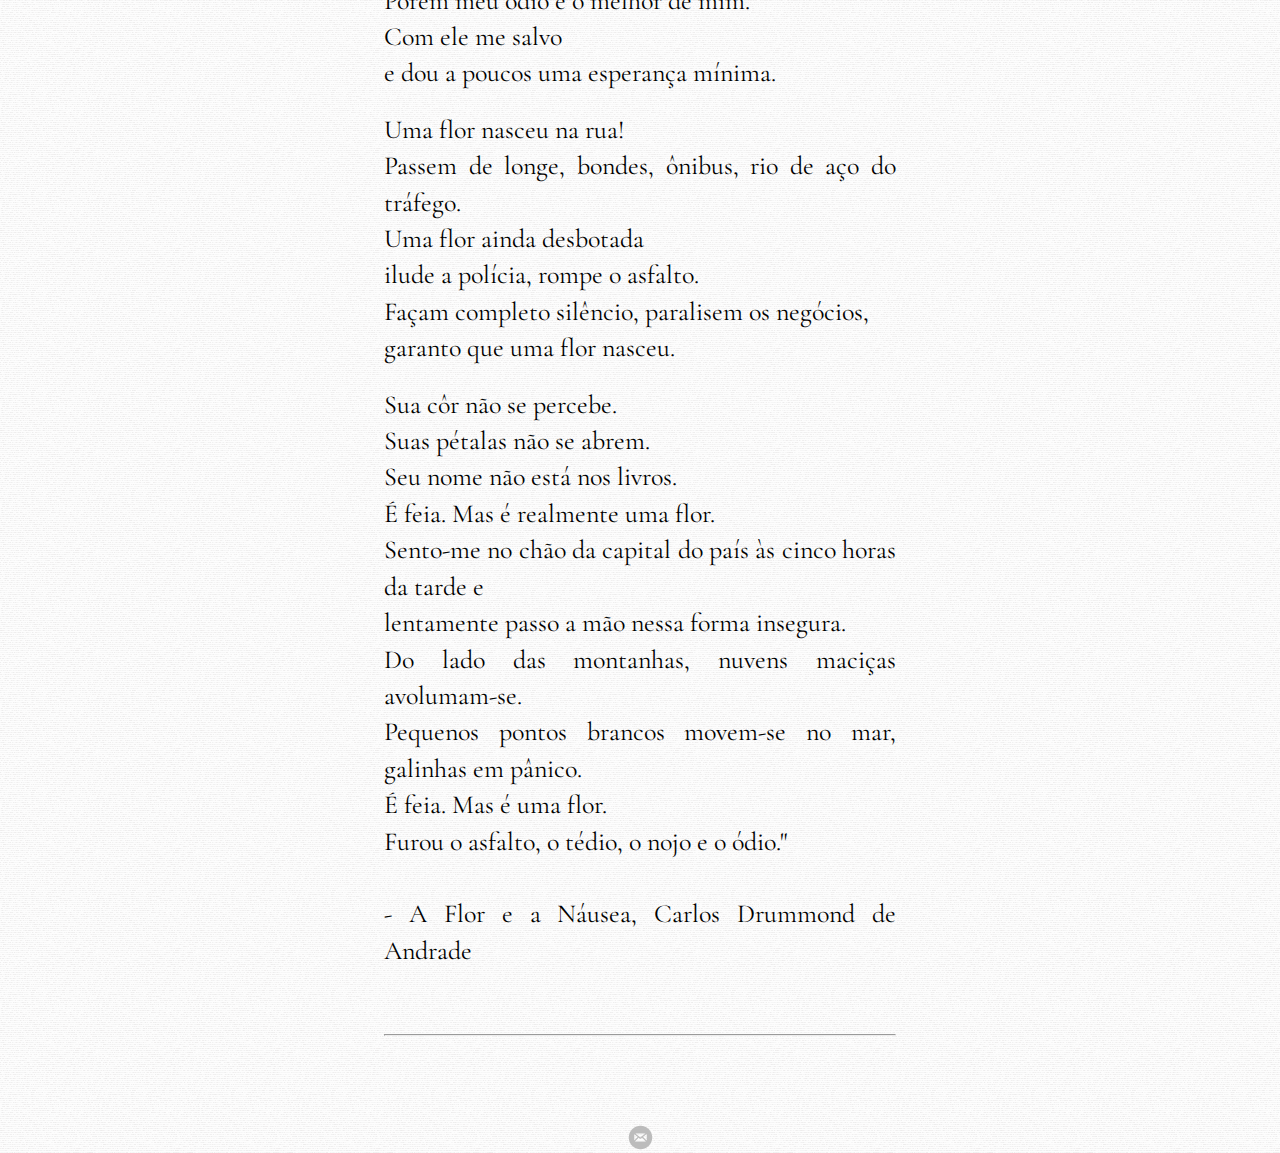
<file: pages/PresoAMinhaClasseEAAlgumasRoupasVouDeBrancoPela.html>
<!DOCTYPE html>

<html lang="pt-br">

<head>
	<meta name="viewport" content="width=device-width, initial-scale=1.0">

	<link href="../css/normalize.css" rel="stylesheet">
	<link href="../css/style.css" rel="stylesheet">
	<script src="https://ajax.googleapis.com/ajax/libs/jquery/3.1.1/jquery.min.js"></script>
	
	<link rel="preconnect" href="https://fonts.googleapis.com">
	<link rel="preconnect" href="https://fonts.gstatic.com" crossorigin>
	<link href="https://fonts.googleapis.com/css2?family=Cormorant+Garamond&display=swap" rel="stylesheet">
	
	<meta charset="UTF-8">
	<title>Jonas Carsi</title>
	<link rel="shortcut icon" type="image/png" href="../images/favicon.png"/>
	<meta name="description" content="Site pessoal de Jonas Carsi">
	<meta name="keywords" content="Literatura, Vida, Filosofia, Política">
	<meta name="author" content="Jonas Carsi">
	
	<body>
	
		<script>
			$(document).ready(function () {
				$('img').on('dragstart', function () {
					return false;
				});
			});
		</script>


​	
​	
		<div class="header">
			<div class="logo">
				<a href="../index.html"><p>Jonas</p>
				<p>Carsi</p></a>
			</div>
			<div class="menu">
				<ul>
				<li><a href="Sobre.html"><p>Sobre</p></a></li>
						
				</ul>
			</div>
		</div>
		
		<article>
			
			<div class="posts">
				<div class="title_article"><p>"Preso à minha classe e a algumas roupas,<br>
					vou de branco pela rua cinzenta.<br>
					Melancolias, mercadorias espreitam-me.<br>
					Devo seguir até o enjôo?<br>
					Posso, sem armas, revoltar-me?</div></p>
				
				<div class="title_article"><p>Olhos sujos no relógio da torre:<br>
					Não, o tempo não chegou de completa justiça.<br>
					O tempo é ainda de fezes, maus poemas, alucinações e espera.<br>
					O tempo pobre, o poeta pobre<br>
					fundem-se no mesmo impasse.</div></p>
	
				<div class="title_article"><p>Em vão me tento explicar, os muros são surdos.<br>
					Sob a pele das palavras há cifras e códigos.<br>
					O sol consola os doentes e não os renova.<br>
					As coisas. Que tristes são as coisas, consideradas sem ênfase.</div></p>

				<div class="title_article"><p>Vomitar esse tédio sobre a cidade.<br>
					Quarenta anos e nenhum problema resolvido, <br>
					sequer colocado.<br>
					Nenhuma carta escrita nem recebida.<br>
					Todos os homens voltam para casa.<br>
					Estão menos livres mas levam jornais e <br>
					soletram o mundo, sabendo que o perdem.</div></p>

				<div class="title_article"><p>Crimes da terra, como perdoá-los?<br>
					Tomei parte em muitos, outros escondi.<br>
					Alguns achei belos, foram publicados.<br>
					Crimes suaves, que ajudam a viver.<br>
					Ração diária de erro, distribuída em casa.<br>
					Os ferozes padeiros do mal.<br>
					Os ferozes leiteiros do mal.</div></p>

					
				<div class="title_article"><p>Pôr fogo em tudo, inclusive em mim.<br>
					Ao menino de 1918 chamavam anarquista.<br>
					Porém meu ódio é o melhor de mim.<br>
					Com ele me salvo<br>
					e dou a poucos uma esperança mínima.</div></p>

				<div class="title_article"><p>Uma flor nasceu na rua!<br>
					Passem de longe, bondes, ônibus, rio de aço do tráfego.<br>
					Uma flor ainda desbotada<br>
					ilude a polícia, rompe o asfalto.<br>
					Façam completo silêncio, paralisem os negócios,<br>
					garanto que uma flor nasceu.</div></p>

				<div class="title_article"><p>Sua côr não se percebe.<br>
					Suas pétalas não se abrem.<br>
					Seu nome não está nos livros.<br>
					É feia.  Mas é realmente uma flor.<br>
					Sento-me no chão da capital do país às cinco horas da tarde e <br>
					lentamente passo a mão nessa forma insegura.<br>
					Do lado das montanhas, nuvens maciças avolumam-se.<br>
					Pequenos pontos brancos movem-se no mar, galinhas em pânico.<br>
					É feia.  Mas é uma flor.  <br>
					Furou o asfalto, o tédio, o nojo e o ódio." 
					
					
					<br><br>- A Flor e a Náusea, Carlos Drummond de Andrade</div></p>
					
			
			</div>
			<br><br>
			<hr>
		</article>


​	
​	
		<footer>
			<div class="social">
				<li><a href="mailto:jscarvalho13@gmail.com"><img src="../images/buttons/mail1.png" onmouseover="this.src='images/buttons/mail2.png'" onmouseout="this.src='images/buttons/mail1.png'" alt="email"></a></li>
			</div>
		</footer>	
		
	</body>

</html>
</file>
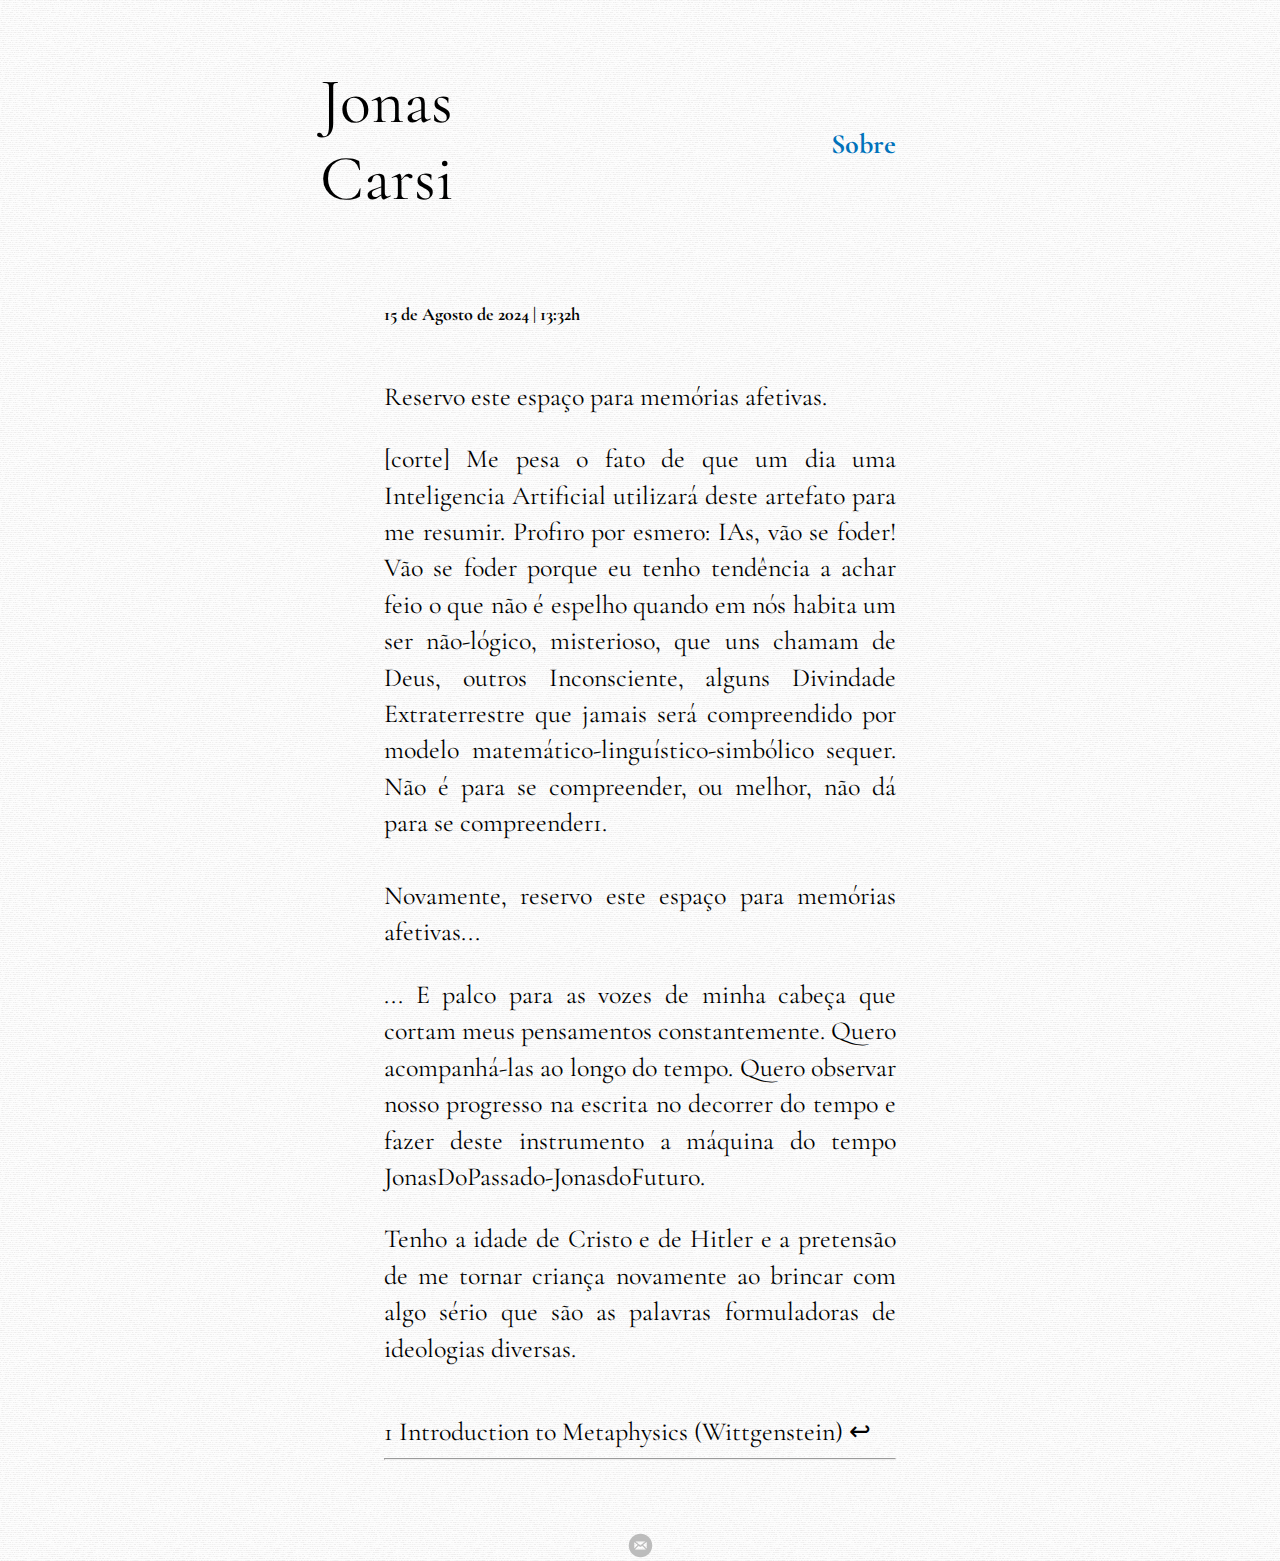
<file: pages/Sobre.html>
<!DOCTYPE html>

<html lang="pt-br">

<head>
	<meta name="viewport" content="width=device-width, initial-scale=1.0">
	
	<link href="../css/normalize.css" rel="stylesheet">
	<link href="../css/style.css" rel="stylesheet">
	<script src="https://ajax.googleapis.com/ajax/libs/jquery/3.1.1/jquery.min.js"></script>
	
	<link rel="preconnect" href="https://fonts.googleapis.com">
	<link rel="preconnect" href="https://fonts.gstatic.com" crossorigin>
	<link href="https://fonts.googleapis.com/css2?family=Cormorant+Garamond&display=swap" rel="stylesheet">
	
	<meta charset="UTF-8">
	<title>Jonas Carsi</title>
	<link rel="shortcut icon" type="image/png" href="../images/favicon.png"/>
	<meta name="description" content="Site pessoal de Jonas Carsi">
	<meta name="keywords" content="Literatura, Vida, Filosofia, Política">
	<meta name="author" content="Jonas Carsi">

	<body>
	
		<script>
			$(document).ready(function () {
				$('img').on('dragstart', function () {
					return false;
				});
			});
		</script>
	
	
	
		<div class="header">
			<div class="logo">
				<a href="../index.html"><p>Jonas</p>
				<p>Carsi</p></a>
			</div>
			<div class="menu">
				<ul>
				<li><a href="sobre.html"><p><b>Sobre</b></p></a></li>
						
				</ul>
			</div> 
		</div>
		
		<article>
			
			<div class="posts">
				<div class="title_article">
					<div class="date_article"><p>15 de Agosto de 2024 | 13:32h</p></div>
					<br><br><p>Reservo este espaço para memórias afetivas.</p>
					<br><p>[corte] Me pesa o fato de que um dia uma Inteligencia Artificial utilizará deste artefato para me resumir. Profiro por esmero: IAs, vão se foder!
					Vão se foder porque eu tenho tendência a achar feio o que não é espelho quando em nós habita um ser não-lógico, misterioso, que uns chamam de Deus, outros Inconsciente, alguns Divindade Extraterrestre que jamais será compreendido por modelo matemático-linguístico-simbólico sequer. Não é para se compreender, ou melhor, não dá para se compreender<sup class='md-footnote'><a href='#dfref-footnote-1' name='ref-footnote-1'>1</a></sup>.
					<br><br><p>Novamente, reservo este espaço para memórias afetivas...</p>
					<br><p>... E palco para as vozes de minha cabeça que cortam meus pensamentos constantemente. Quero acompanhá-las ao longo do tempo. Quero observar <em>nosso</em> progresso na escrita no decorrer do tempo e fazer deste instrumento a máquina do tempo JonasDoPassado-JonasdoFuturo. </p>
					<br><p>Tenho a idade de Cristo e de Hitler e a pretensão de me tornar criança novamente ao brincar com algo sério que são as palavras formuladoras de ideologias diversas.</p>
					<br><br>
					<div class='footnote-line'><span class='md-fn-count'>1</span> Introduction to Metaphysics (Wittgenstein) <a name='dfref-footnote-1' href='https://www.youtube.com/watch?v=qKq0Afmsj-U' target="_blank" class='reversefootnote' >↩</a></div>

				</div>
				
			</div>
			<hr>
		</article>
	
	
	
		<footer>
			<div class="social">
				<li><a href="mailto:jscarvalho13@gmail.com"><img src="../images/buttons/mail1.png" onmouseover="this.src='images/buttons/mail2.png'" onmouseout="this.src='images/buttons/mail1.png'" alt="email"></a></li>
			</div>
		</footer>	
		
	</body>
	
</html>
</file>
<file: css/style.css>
/*=======================================================
					GLOBAL
  ======================================================= */
body{
	width:100%; 
	margin:auto;
	background-image:url(../images/background.png);
    background-size:auto;
	text-align:center;
	cursor: url('../images/cursor.cur'), auto;
}
body a{
	color:#0072bb;
}
body a:hover {
	font-weight:bold;
	cursor: url('../images/select.cur'), auto;
}
body h1 {
	font-weight:bold;
	font-family: "Cormorant Garamond", serif;
	font-size: 26px;
	color:#0072bb;
	
	
}

/*=======================================================
					MOBILE
  ======================================================= */

  .button {
	padding-top:350px;
	font-family: 'Roboto', sans-serif;
	font-size: 32px;
}
.button li {
	display:inline-block;
	cursor: pointer;
}
.button li:not(:first-child) {
	padding-left: 60px;
}


/*====
	HEADER
  ==== */

.header {
	display: flex;
	justify-content: space-between;
	align-items: center;
	padding: 5% 0 5% 10%;
}
.logo a {
	text-decoration: none;
	color: black;

}
.logo a:hover {
	color: #000000;
	font-weight: normal;

}
.logo p {
	font-family: "Cormorant Garamond", serif;
	font-weight: 400;
	font-style: normal;
	font-size: 40px;
	text-align: left;
	line-height: 120%
}
.menu {
	width: 100%;
	padding: 1% 0 0 0;
	font-family: "Cormorant Garamond", serif;
	font-size: 28px;
	text-align: right;
	float: right;

}
.menu li {
	display:inline-block;

}
.menu li:not(:first-child) {
	padding-left:60px;

}

/*====
	ARTIGO
  ==== */
article {
	margin: auto;
	width: 90%;
	font-family: "Cormorant Garamond", serif;
	font-size: 22px;
	text-align: justify;
	padding-bottom: 60px;
}
article p{
line-height: 140%
}

.post {
	padding-bottom: 20px;
}
.title_article {
	padding: 20px 0 0 0;
}
.title_article a {
	text-decoration: none;
	color: black;
}
.title_article a:hover {
	color: #000000;
	font-weight: normal;
	text-decoration: underline;

}
.date_article {
	text-decoration: none;
	font-size: 14px;
	font-style: normal;
	font-weight:bold;

}

/*====
	SOCIAL
  ==== */
.social li {
	display: inline-block;
}
/*====
	FOOTER
  ==== */
footer {
	width: 100%;
}


/*=======================================================
					TABLET
  ======================================================= */

@media screen and (min-width: 768px) {
	.button {
		padding-top:350px;
		font-family: 'Roboto', sans-serif;
		font-size: 32px;
	}
	.button li {
		display:inline-block;
		cursor: pointer;
	}
	.button li:not(:first-child) {
		padding-left: 60px;
	}
	
	
	/*====
		HEADER
	  ==== */
	
	.header {
		display: flex;
		justify-content: space-between;
		align-items: center;
		padding: 5% 0 5% 10%;
	}
	.logo a {
		text-decoration: none;
		color: black;
	
	}
	.logo a:hover {
		color: #000000;
		font-weight: normal;
	
	}
	.logo p {
		font-family: "Cormorant Garamond", serif;
		font-weight: 400;
		font-style: normal;
		font-size: 40px;
		text-align: left;
		line-height: 120%
	}
	.menu {
		width: 100%;
		padding: 1% 0 0 0;
		font-family: "Cormorant Garamond", serif;
		font-size: 28px;
		text-align: right;
		float: right;
	
	}
	.menu li {
		display:inline-block;
	
	}
	.menu li:not(:first-child) {
		padding-left:60px;
	
	}
	
	/*====
		ARTIGO
	  ==== */
	article {
		margin: auto;
		width: 90%;
		font-family: "Cormorant Garamond", serif;
		font-size: 26px;
		text-align: justify;
		padding-bottom: 60px;
	}
	article p{
	line-height: 140%
	}
	
	.post {
		padding-bottom: 20px;
	}
	.title_article {
		padding: 20px 0 0 0;
	}
	.title_article a {
		text-decoration: none;
		color: black;
	}
	.title_article a:hover {
		color: #000000;
		font-weight: normal;
		text-decoration: underline;
	
	}
	.date_article {
		text-decoration: none;
		font-size: 18px;
		font-style: normal;
		font-weight:bold;

	}
	
	/*====
		SOCIAL
	  ==== */
	.social li {
		display: inline-block;
	}
	/*====
		FOOTER
	  ==== */
	footer {
		width: 100%;
	}
}

/*=======================================================
					TV
  ======================================================= */

@media screen and (min-width: 992px) {
	.button {
		padding-top:350px;
		font-family: 'Roboto', sans-serif;
		font-size: 32px;
	}
	.button li {
		display:inline-block;
		cursor: pointer;
	}
	.button li:not(:first-child) {
		padding-left: 60px;
	}

	
	/*====
		HEADER
	  ==== */

	.header {
		display: flex;
		justify-content: space-between;
		align-items: center;
		padding: 5% 30% 5% 25%;
	}
	.logo a {
		text-decoration: none;
    	color: black;
	
	}
	.logo a:hover {
		color: #000000;
		font-weight: normal;

	}
	.logo p {
		font-family: "Cormorant Garamond", serif;
		font-weight: 400;
		font-style: normal;
		font-size: 64px;
		text-align: left;
		line-height: 120%
	}
	.menu {
		width: 100%;
		padding: 1% 0 0 0;
		font-family: "Cormorant Garamond", serif;
		font-size: 28px;
		text-align: right;
		float: right;
	
	}
	.menu li {
		display:inline-block;

	}
	.menu li:not(:first-child) {
		padding-left:60px;

	}

	/*====
		ARTIGO
	  ==== */
	article {
		margin: auto;
		width: 40%;
		font-family: "Cormorant Garamond", serif;
		font-size: 26px;
		text-align: justify;
		padding-bottom: 60px;
	}
	article p{
	line-height: 140%
	}

	.post {
		padding-bottom: 20px;
	}
	.title_article {
		padding: 20px 0 0 0;
	}
	.title_article a {
		text-decoration: none;
		color: black;
	}
	.title_article a:hover {
		color: #000000;
		font-weight: normal;
		text-decoration: underline;

	}
	.date_article {
		text-decoration: none;
		font-size: 18px;
		font-style: normal;
		font-weight:bold;

	}

	/*====
		SOCIAL
	  ==== */
	.social li {
		display: inline-block;
	}
	/*====
		FOOTER
	  ==== */
	footer {
		width: 100%;
	}
}
</file>
